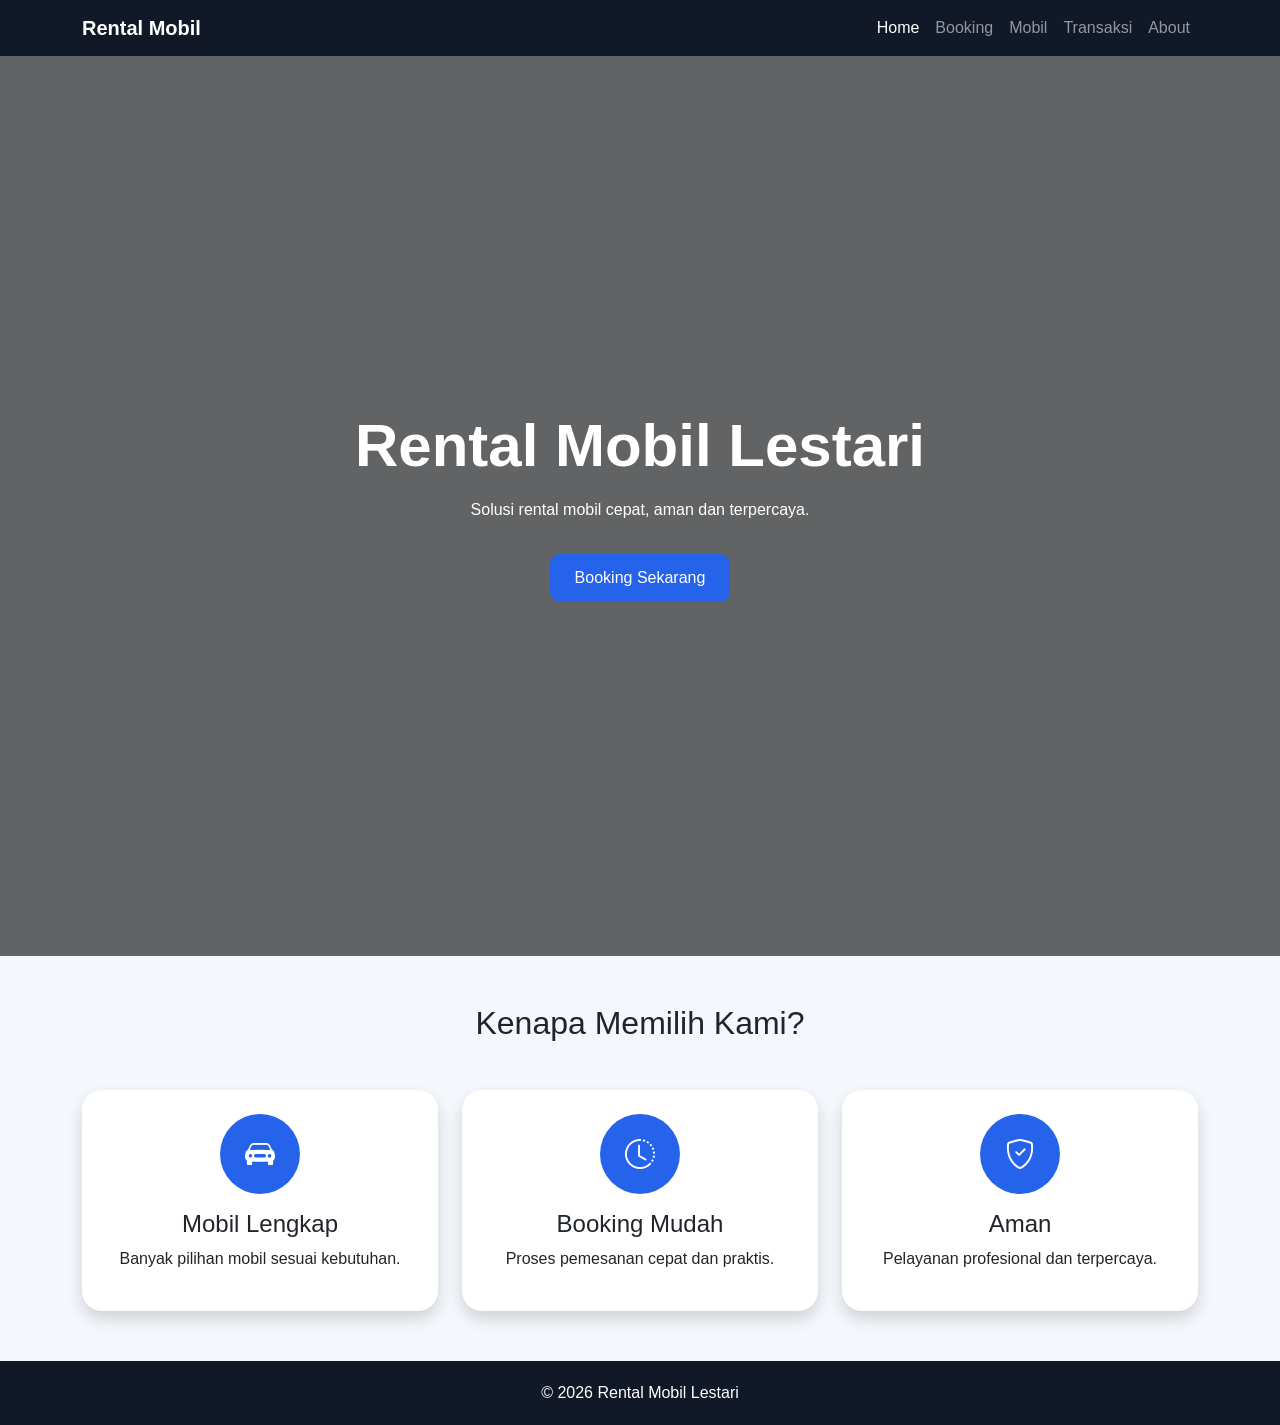
<file: index.html>
<!DOCTYPE html>
<html lang="id">
<head>
    <meta charset="UTF-8">
    <meta name="viewport" content="width=device-width, initial-scale=1.0">

    <title>Rental Mobil Lestari</title>

    <link href="https://cdn.jsdelivr.net/npm/bootstrap@5.3.3/dist/css/bootstrap.min.css" rel="stylesheet">

    <link href="https://cdn.jsdelivr.net/npm/bootstrap-icons@1.11.3/font/bootstrap-icons.min.css" rel="stylesheet">

    <style>
        body{
            background:#f4f7fb;
            font-family:Arial, sans-serif;
        }

        .navbar{
            background:#111827;
        }

        .hero{
            min-height:100vh;
            display:flex;
            align-items:center;
            text-align:center;

            background:linear-gradient(
                rgba(0,0,0,.6),
                rgba(0,0,0,.6)
            ),
            url("https://images.unsplash.com/photo-1502877338535-766e1452684a?q=80&w=1600");
       
            background-size:cover;
            background-position:center;

            color:white;
        }

        .hero h1{
            font-size:60px;
            font-weight:bold;
        }

        .btn-custom{
            background:#2563eb;
            color:white;
            border:none;
            padding:12px 25px;
            border-radius:10px;
        }

        .btn-custom:hover{
            background:#1d4ed8;
            color:white;
        }

        .custom-card{
            border:none;
            border-radius:20px;
            transition:0.3s;
        }

        .custom-card:hover{
            transform:translateY(-10px);
        }

        .icon-box{
            width:80px;
            height:80px;

            margin:auto;

            display:flex;
            justify-content:center;
            align-items:center;

            border-radius:50%;

            background:#2563eb;
            color:white;

            font-size:30px;
        }

        footer{
            background:#111827;
            color:white;
            text-align:center;

            padding:20px;
            margin-top:50px;
        }

        @media(max-width:768px){

            .hero h1{
                font-size:40px;
            }
        }
    </style>
</head>

<body>
<nav class="navbar navbar-expand-lg navbar-dark">

    <div class="container">

        <a class="navbar-brand fw-bold"
        href="index.html">

            Rental Mobil
        </a>

        <button class="navbar-toggler"
        type="button"
        data-bs-toggle="collapse"
        data-bs-target="#menu">

            <span class="navbar-toggler-icon"></span>
        </button>

        <div class="collapse navbar-collapse"
        id="menu">

            <ul class="navbar-nav ms-auto">

                <li class="nav-item">
                    <a class="nav-link active"
                    href="index.html">
                    Home
                    </a>
                </li>

                <li class="nav-item">
                    <a class="nav-link"
                    href="booking.html">
                    Booking
                    </a>
                </li>

                <li class="nav-item">
                    <a class="nav-link"
                    href="mobil.html">
                    Mobil
                    </a>
                </li>

                <li class="nav-item">
                    <a class="nav-link"
                    href="transaksi.html">
                    Transaksi
                    </a>
                </li>

                <li class="nav-item">
                    <a class="nav-link"
                    href="about.html">
                    About
                    </a>
                </li>
            </ul>
        </div>
    </div>
</nav>

<section class="hero">

    <div class="container">

        <h1>
            Rental Mobil Lestari
        </h1>

        <p class="mt-3">
            Solusi rental mobil cepat,
            aman dan terpercaya.
        </p>

        <a href="booking.html"
        class="btn btn-custom mt-3">

            Booking Sekarang                                                        
        </a>
    </div>
</section>

<section class="container mt-5">

    <h2 class="text-center mb-5">

        Kenapa Memilih Kami?

    </h2>

    <div class="row g-4">

        <div class="col-md-4">

            <div class="card custom-card shadow p-4 text-center">

                <div class="icon-box mb-3">

                    <i class="bi bi-car-front-fill"></i>

                </div>

                <h4>Mobil Lengkap</h4>

                <p>
                    Banyak pilihan mobil sesuai kebutuhan.
                </p>
            </div>
        </div>

        <div class="col-md-4">

            <div class="card custom-card shadow p-4 text-center">

                <div class="icon-box mb-3">

                    <i class="bi bi-clock-history"></i>

                </div>

                <h4>Booking Mudah</h4>

                <p>
                    Proses pemesanan cepat dan praktis.
                </p>
            </div>
        </div>

        <div class="col-md-4">

            <div class="card custom-card shadow p-4 text-center">

                <div class="icon-box mb-3">

                    <i class="bi bi-shield-check"></i>

                </div>

                <h4>Aman</h4>

                <p>
                    Pelayanan profesional dan terpercaya.
                </p>
            </div>
        </div>
    </div>
</section>

<footer>
    <p class="mb-0">
        © 2026 Rental Mobil Lestari
    </p>
</footer>

<script src="https://cdn.jsdelivr.net/npm/bootstrap@5.3.3/dist/js/bootstrap.bundle.min.js"></script>

</body>
</html>
</file>
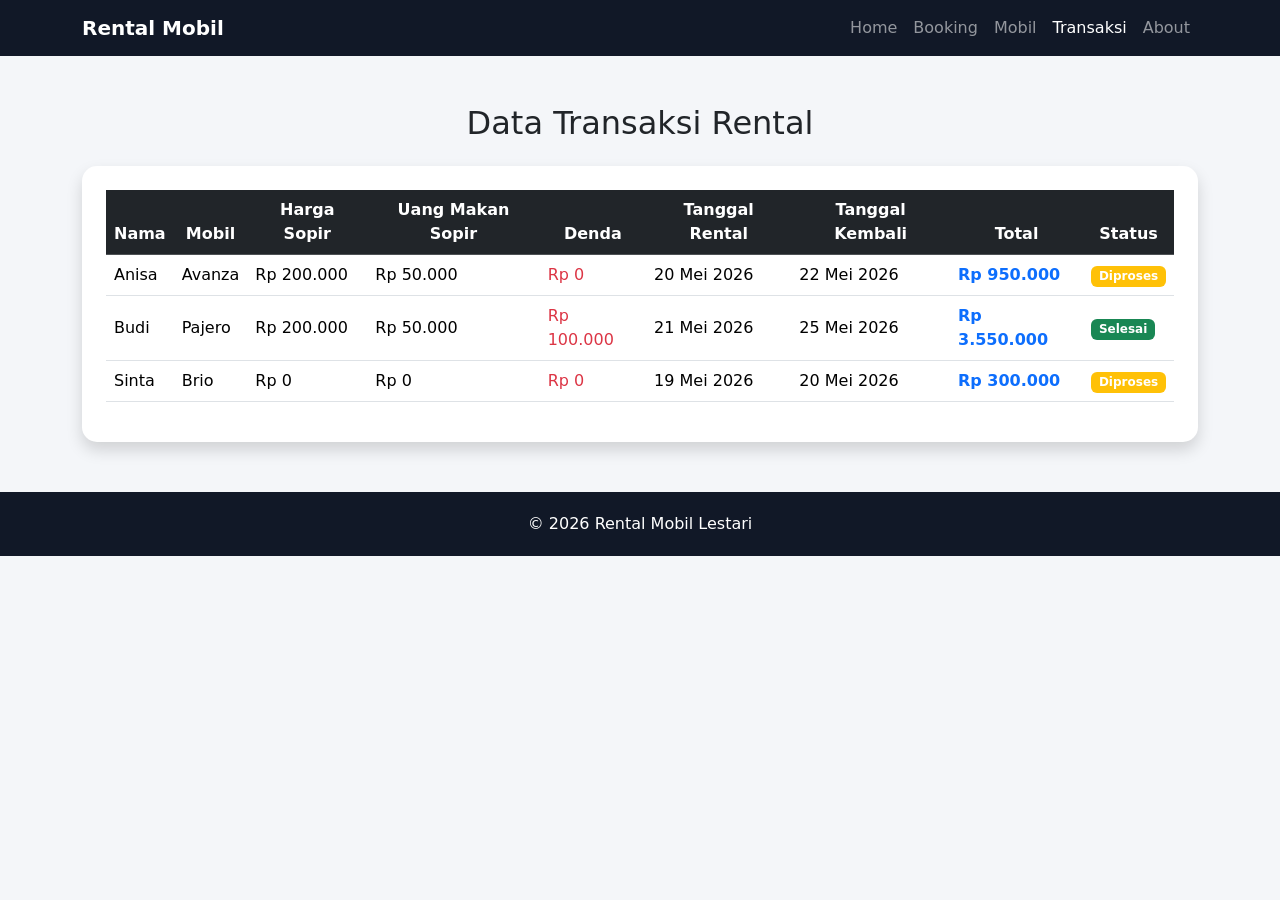
<file: transaksi.html>
<!DOCTYPE html>
<html lang="id">
<head>

<meta charset="UTF-8">
<meta name="viewport" content="width=device-width, initial-scale=1">

<title>Data Transaksi</title>

<link href="https://cdn.jsdelivr.net/npm/bootstrap@5.3.3/dist/css/bootstrap.min.css"
rel="stylesheet">

<style>
body{
    background:#f4f6f9;
}

.navbar{
    background:#111827;
}

.custom-table{
    background:white;
    border-radius:15px;
    overflow:hidden;
}

.btn-custom{
    background:#2563eb;
    color:white;
    border:none;
}

.btn-custom:hover{
    background:#1d4ed8;
    color:white;
}

footer{
    background:#111827;
    color:white;
    text-align:center;
    padding:20px;
    margin-top:50px;
}
</style>
</head>

<body>
<nav class="navbar navbar-expand-lg navbar-dark">

<div class="container">

<a class="navbar-brand fw-bold"
href="index.html">
Rental Mobil
</a>

<button class="navbar-toggler"
type="button"
data-bs-toggle="collapse"
data-bs-target="#menu">

<span class="navbar-toggler-icon"></span>
</button>

<div class="collapse navbar-collapse"
id="menu">

<ul class="navbar-nav ms-auto">

<li class="nav-item">
<a class="nav-link"
href="index.html">
Home
</a>
</li>

<li class="nav-item">
<a class="nav-link"
href="booking.html">
Booking
</a>
</li>

<li class="nav-item">
<a class="nav-link"
href="mobil.html">
Mobil
</a>
</li>

<li class="nav-item">
<a class="nav-link active"
href="transaksi.html">
Transaksi
</a>
</li>

<li class="nav-item">
<a class="nav-link"
href="about.html">
About
</a>
</li>
</ul>
</div>
</div>
</nav>

<div class="container mt-5">

<h2 class="text-center mb-4">
Data Transaksi Rental
</h2>

<div class="custom-table shadow p-4">

<div class="table-responsive">

<table class="table table-hover align-middle">

<thead class="table-dark text-center">

<tr>

<th>Nama</th>
<th>Mobil</th>
<th>Harga Sopir</th>
<th>Uang Makan Sopir</th>
<th>Denda</th>
<th>Tanggal Rental</th>
<th>Tanggal Kembali</th>
<th>Total</th>
<th>Status</th>

</tr>
</thead>

<tbody>

<tr>

<td>Anisa</td>

<td>Avanza</td>

<td>Rp 200.000</td>

<td>Rp 50.000</td>

<td class="text-danger">
Rp 0
</td>

<td>20 Mei 2026</td>

<td>22 Mei 2026</td>

<td class="text-primary fw-bold">
Rp 950.000
</td>

<td>
<span class="badge bg-warning">
Diproses
</span>
</td>

</tr>


<tr>

<td>Budi</td>

<td>Pajero</td>

<td>Rp 200.000</td>

<td>Rp 50.000</td>

<td class="text-danger">
Rp 100.000
</td>

<td>21 Mei 2026</td>

<td>25 Mei 2026</td>

<td class="text-primary fw-bold">
Rp 3.550.000
</td>

<td>
<span class="badge bg-success">
Selesai
</span>
</td>

</tr>


<tr>

<td>Sinta</td>

<td>Brio</td>

<td>Rp 0</td>

<td>Rp 0</td>

<td class="text-danger">
Rp 0
</td>

<td>19 Mei 2026</td>

<td>20 Mei 2026</td>

<td class="text-primary fw-bold">
Rp 300.000
</td>

<td>
<span class="badge bg-warning">
Diproses
</span>
</td>

</tr>

</tbody>
</table>
</div>
</div>
</div>

<footer>
<p class="mb-0">

© 2026 Rental Mobil Lestari

</p>
</footer>

<script src="https://cdn.jsdelivr.net/npm/bootstrap@5.3.3/dist/js/bootstrap.bundle.min.js"></script>

</body>
</html>
</file>
